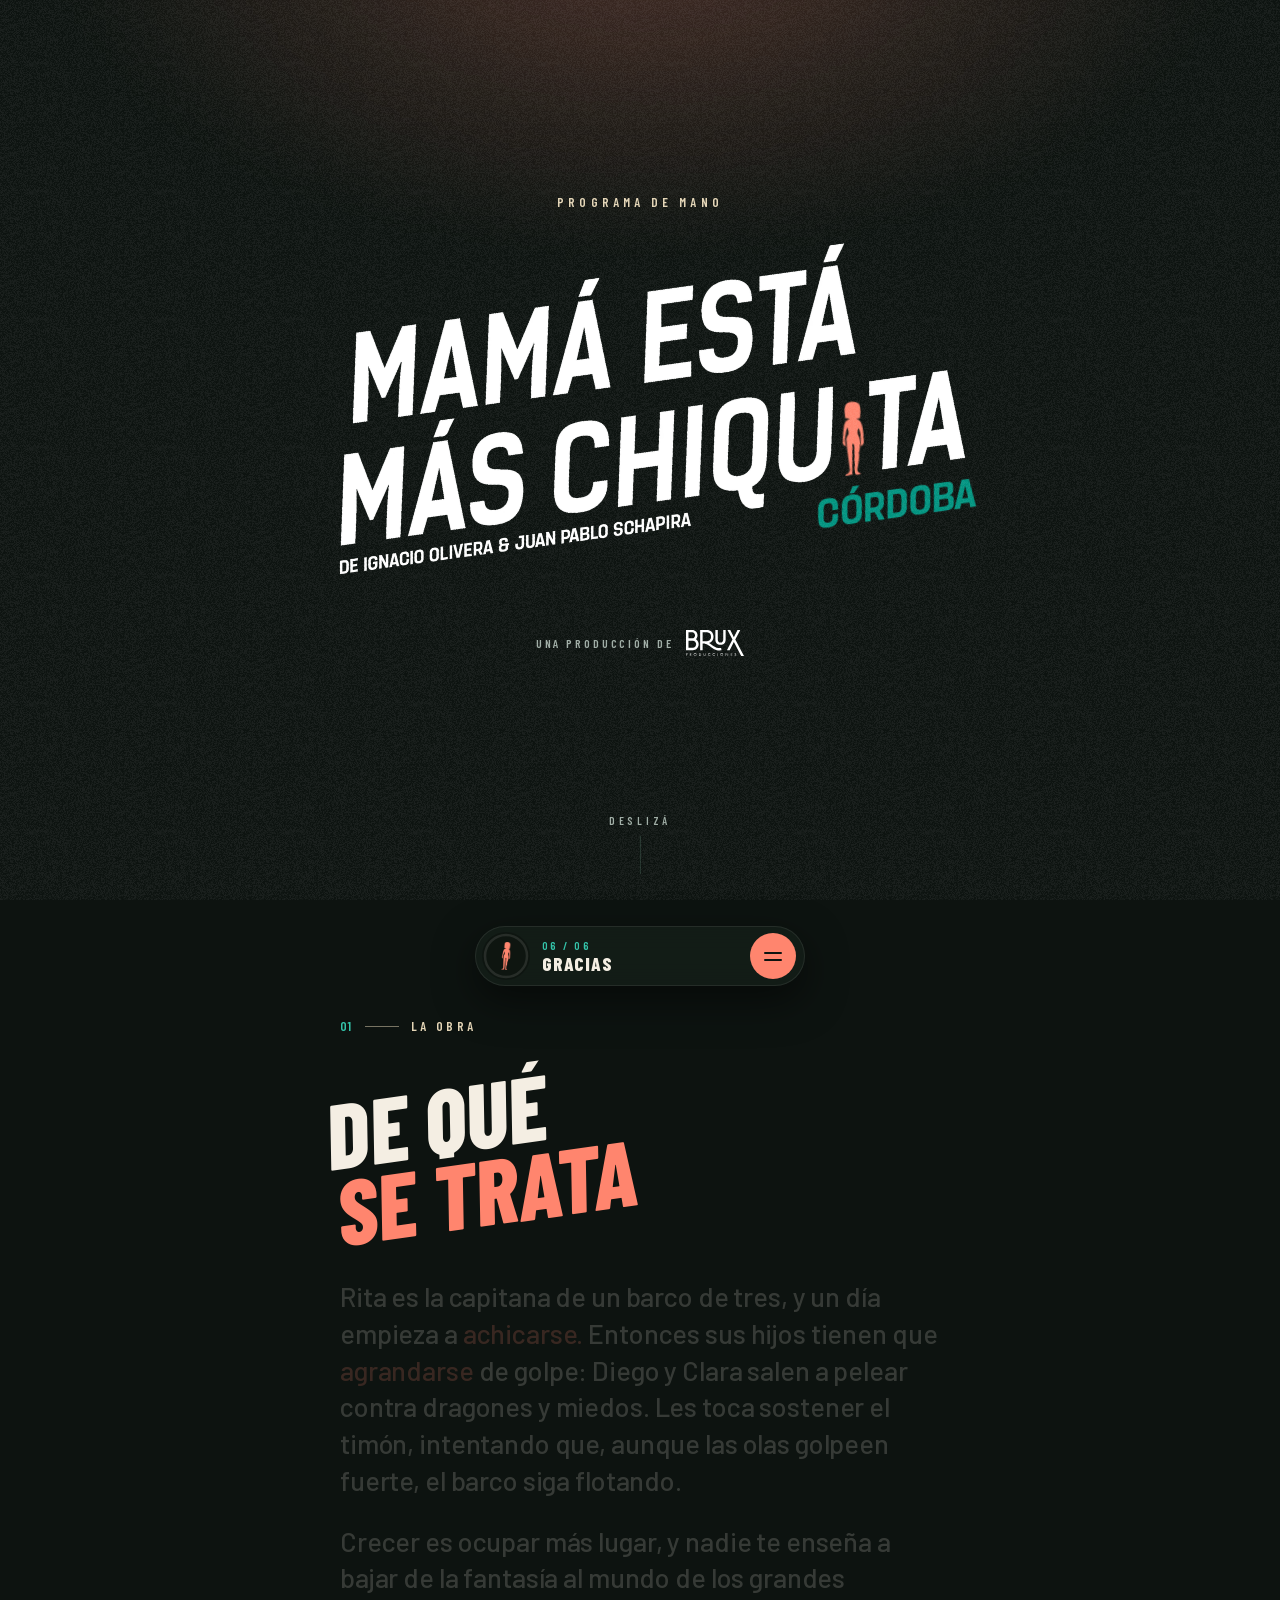
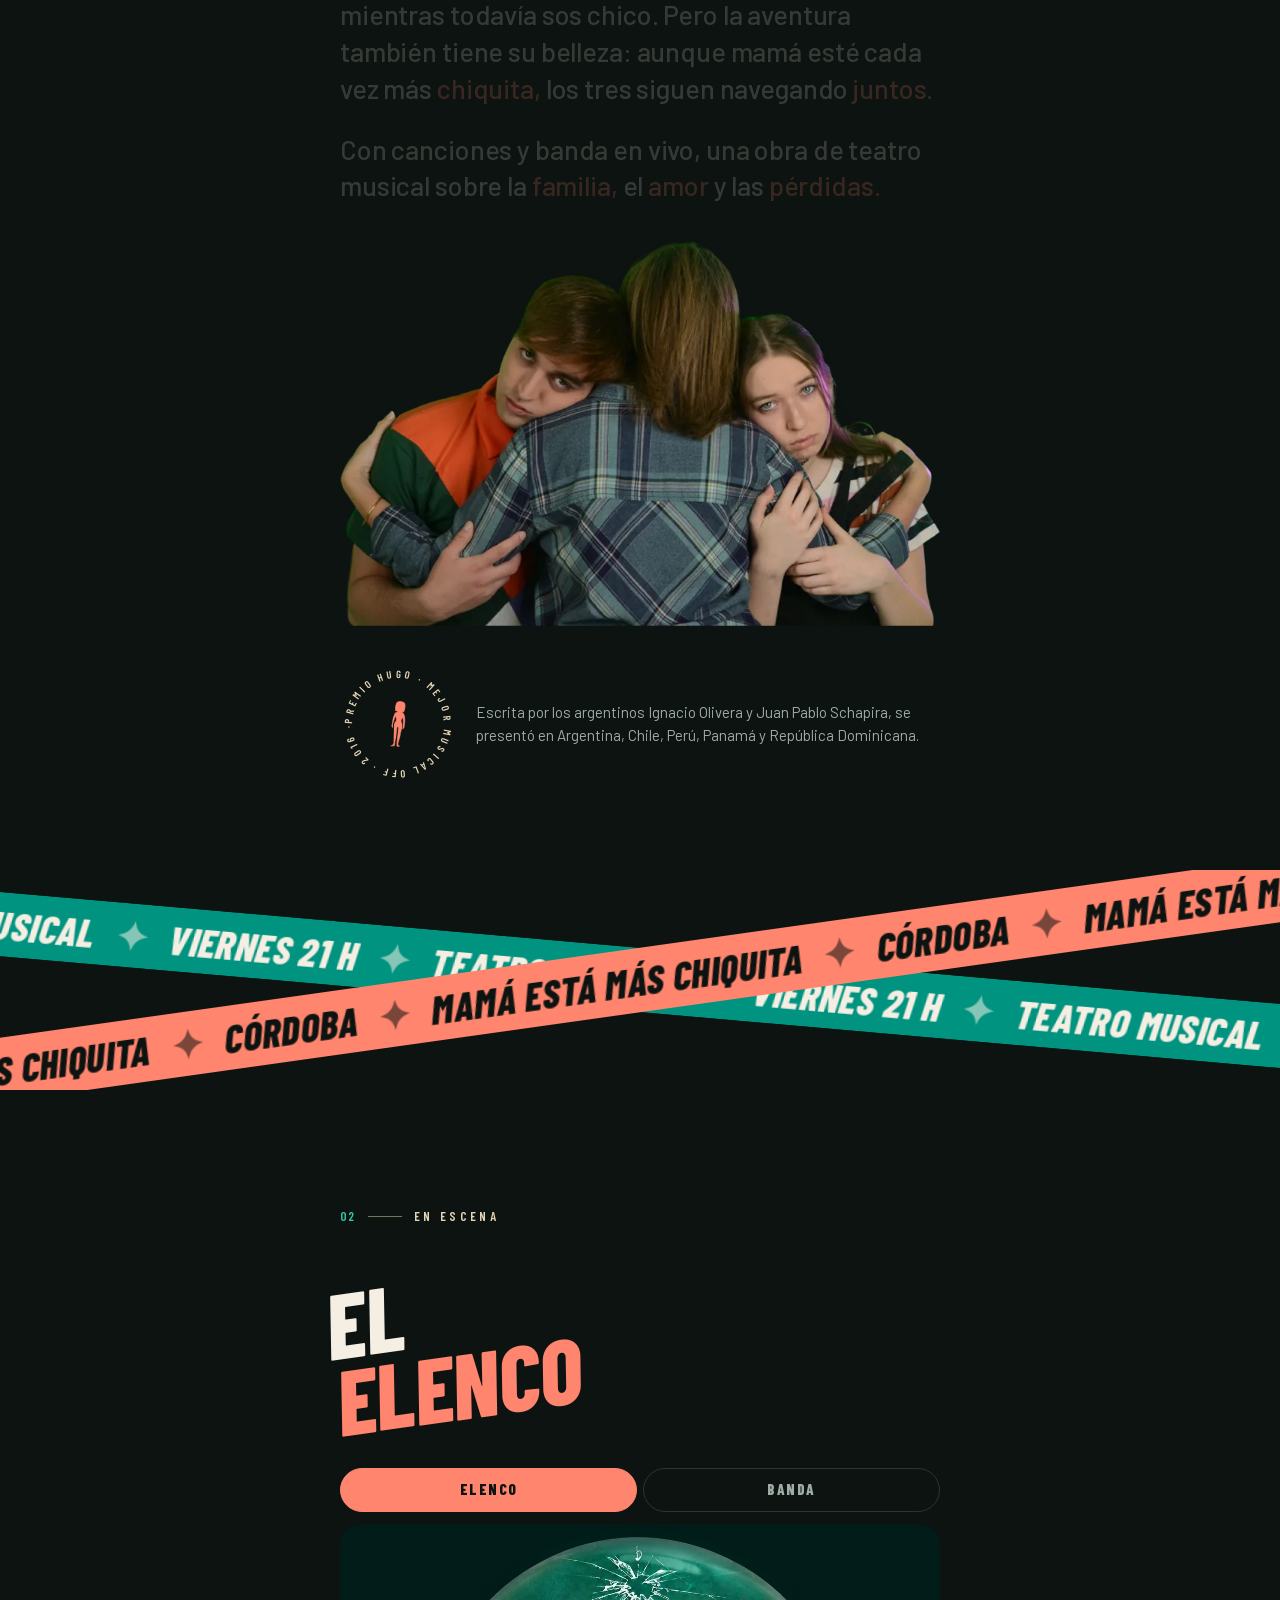
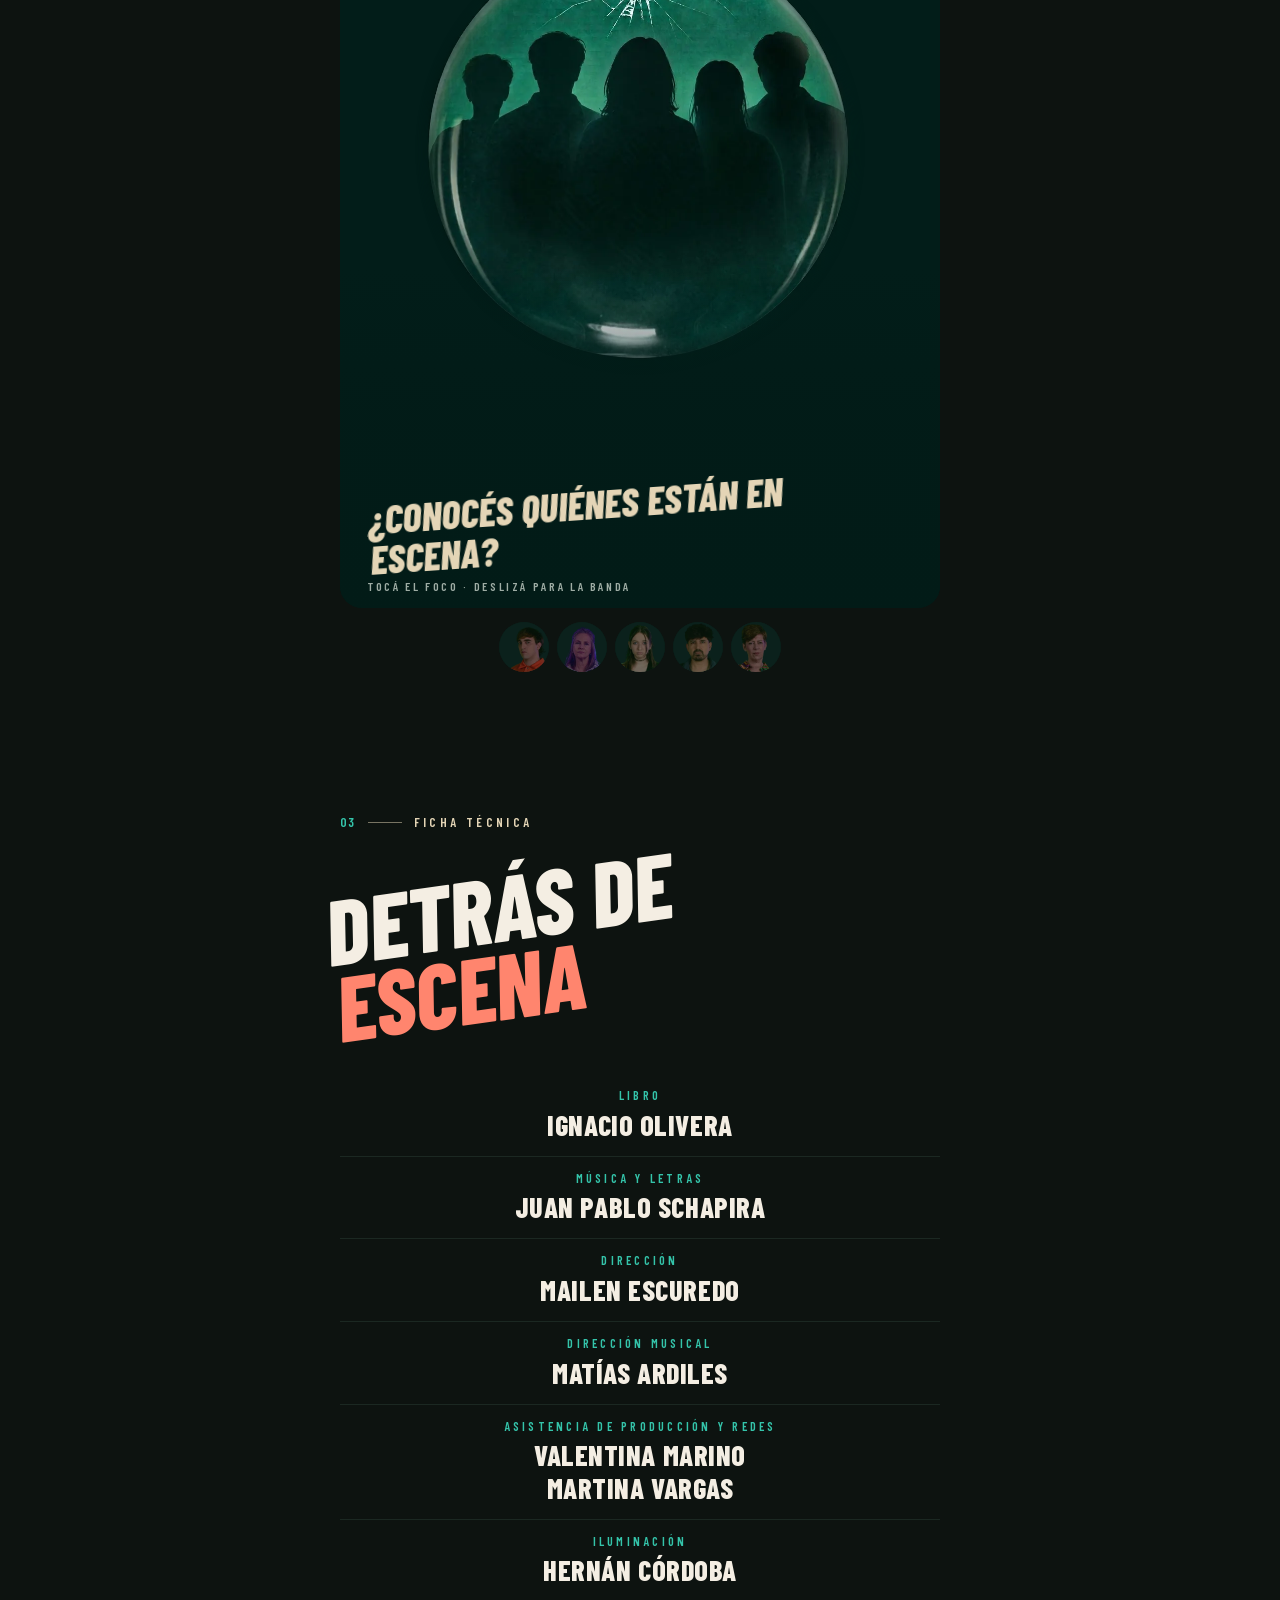
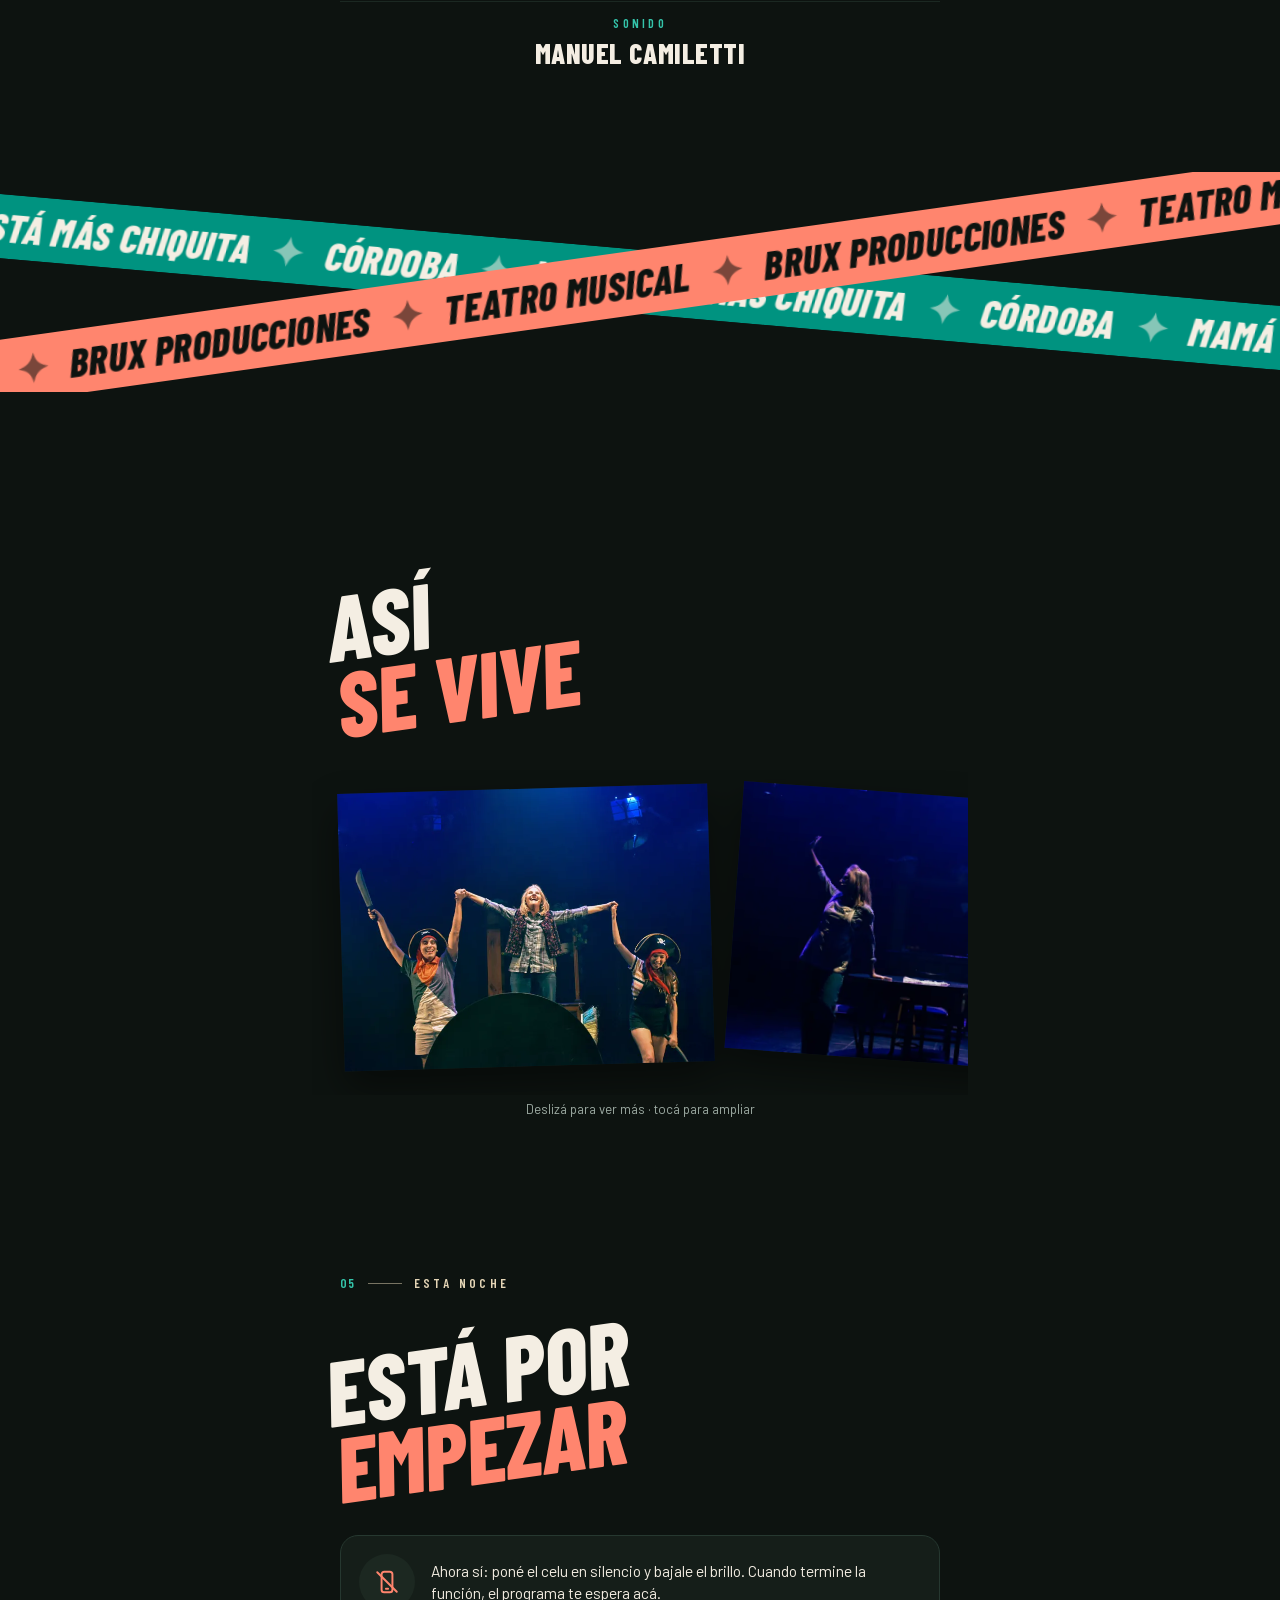
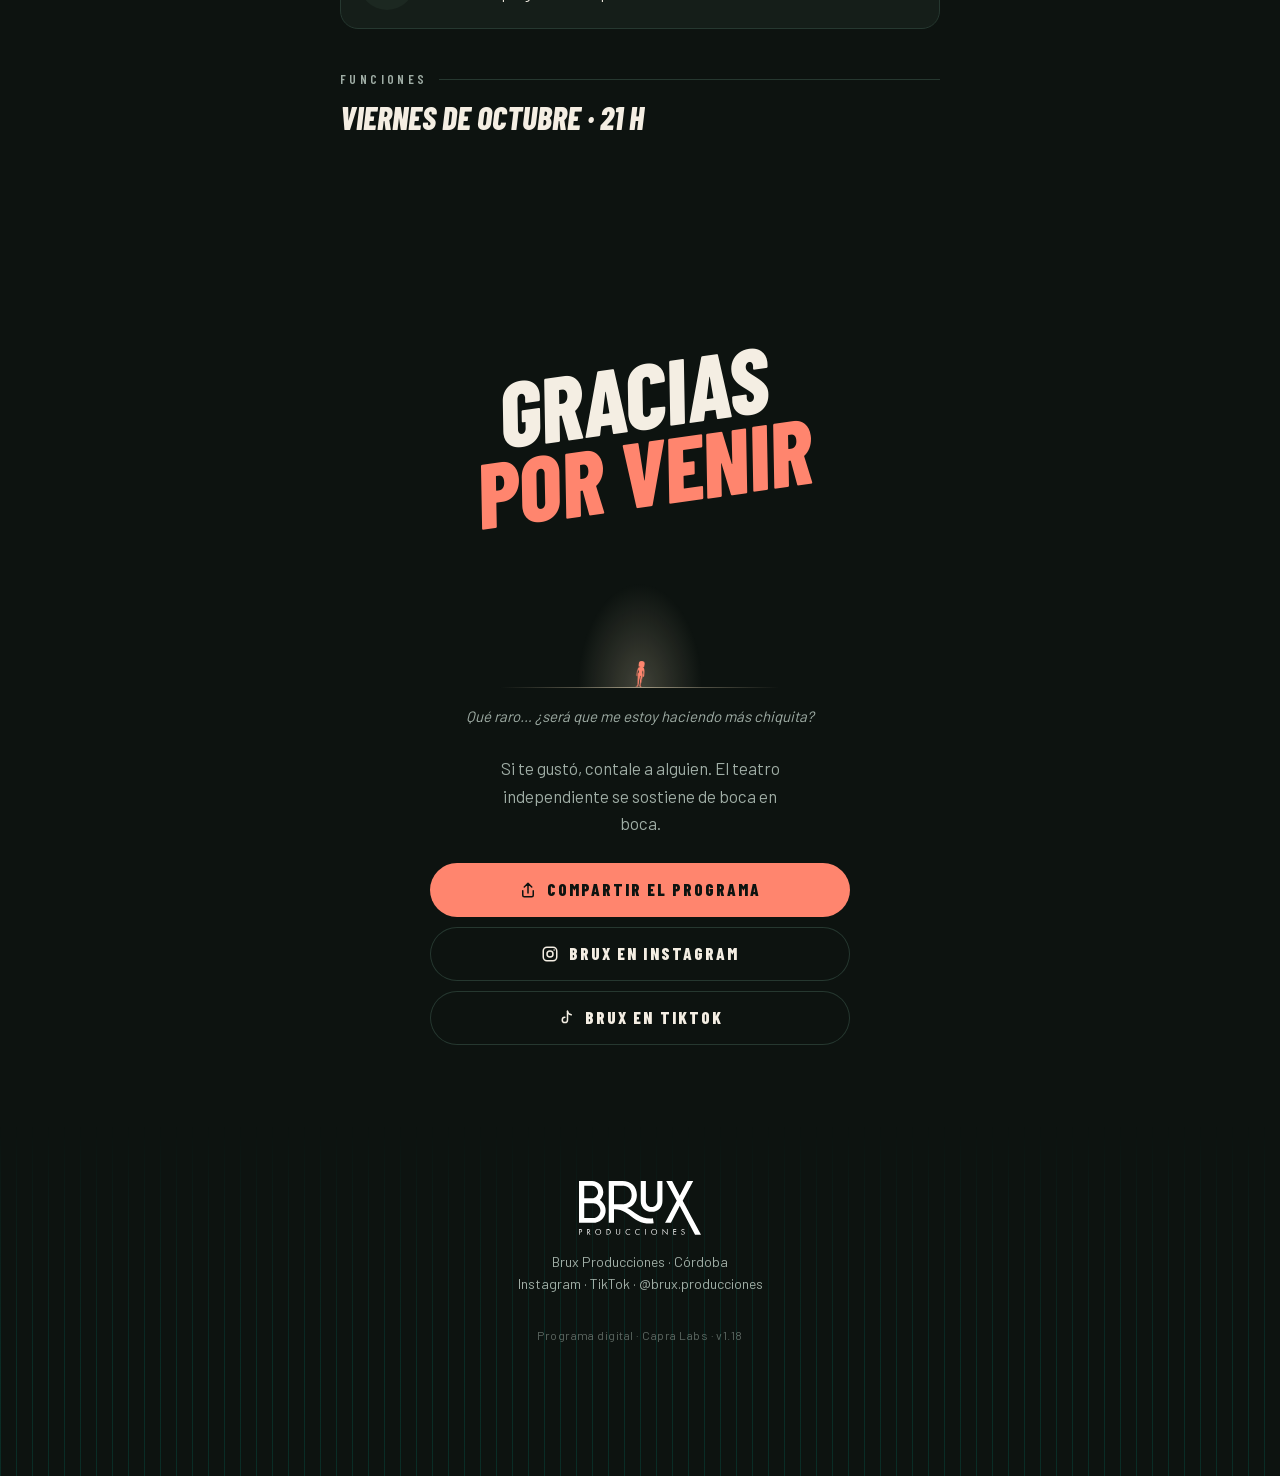
<file: index.html>
<!doctype html>
<html lang="es">
<head>
<meta charset="utf-8">
<meta name="viewport" content="width=device-width, initial-scale=1, viewport-fit=cover">
<title>Mamá está más chiquita · Programa</title>
<meta name="description" content="Programa digital de Mamá está más chiquita, la obra de teatro musical en Córdoba. Elenco, sinopsis, equipo y fotos.">
<meta name="theme-color" content="#0d1310">
<meta name="color-scheme" content="dark">
<meta name="format-detection" content="telephone=no">
<meta property="og:type" content="website">
<meta property="og:title" content="Mamá está más chiquita · Programa">
<meta property="og:description" content="Elenco, sinopsis, equipo y fotos de la obra de teatro musical en Córdoba.">
<meta property="og:url" content="https://memc.capralabsdata.com/">
<meta property="og:image" content="https://memc.capralabsdata.com/img/og.jpg">
<meta property="og:image:width" content="1200">
<meta property="og:image:height" content="630">
<meta name="twitter:card" content="summary_large_image">
<link rel="icon" type="image/png" href="img/favicon.png">
<link rel="apple-touch-icon" href="img/favicon.png">
<link rel="preload" href="fuentes/barlowcondensed-800i-latin.woff2" as="font" type="font/woff2" crossorigin>
<link rel="preload" href="fuentes/barlow-400-latin.woff2" as="font" type="font/woff2" crossorigin>
<link rel="stylesheet" href="fuentes/fuentes.css?v=1.18">
<link rel="stylesheet" href="estilos.css?v=1.18">
<script>document.documentElement.classList.add("js");</script>
</head>
<body>

<div class="grano" aria-hidden="true"></div>
<div class="foco-escena" aria-hidden="true"><i class="luz on" data-tono="teal"></i><i class="luz" data-tono="coral"></i><i class="luz" data-tono="oro"></i><i class="luz" data-tono="verde"></i></div>

<div class="portada-pista" id="inicio">
  <header class="portada" id="portada">
    <p class="etiqueta"><span>Programa</span><span>de mano</span></p>
    <div class="titulo-obra" id="tituloObra" role="img" aria-label="Mamá está más chiquita. Córdoba. De Ignacio Olivera y Juan Pablo Schapira.">
      <noscript><img src="img/memc-blanco.png" alt=""></noscript>
    </div>
    <div class="produce">
      <span>Una producción de</span>
      <img src="img/brux-blanco.svg" alt="Brux Producciones" width="96" height="43">
    </div>
    <a class="deslizar" href="#programa" aria-label="Ver el programa">
      <span>Deslizá</span>
      <i></i>
    </a>
  </header>
</div>

<main id="programa"></main>

<footer class="pie" id="pie"></footer>

<!-- Barra flotante: la nena se achica a medida que bajás -->
<div class="dock" id="dock">
  <button class="dock-boton" id="abrirMenu" type="button" aria-expanded="false" aria-controls="menu" aria-label="Abrir el índice">
    <span class="anillo" aria-hidden="true">
      <svg viewBox="0 0 48 48"><circle class="pista" cx="24" cy="24" r="21"/><circle class="avance" id="avance" cx="24" cy="24" r="21"/></svg>
      <img src="img/figura.webp" alt="" id="mini">
    </span>
    <span class="dock-texto" aria-hidden="true">
      <span class="dock-num" id="dockNum">01</span>
      <span class="dock-nombre" id="dockNombre"></span>
    </span>
    <span class="hamburguesa" aria-hidden="true"><i></i><i></i></span>
  </button>
</div>

<nav class="menu" id="menu" aria-label="Índice del programa" inert>
  <div class="menu-interior">
    <p class="menu-kicker">Índice</p>
    <ol class="menu-lista" id="menuLista"></ol>
    <div class="menu-pie" id="menuPie"></div>
  </div>
</nav>

<dialog class="visor" id="visor" aria-label="Fotos">
  <div class="visor-pista" id="visorPista"></div>
  <div class="visor-barra">
    <span id="visorCuenta"></span>
    <button type="button" id="visorCerrar" aria-label="Cerrar">
      <svg width="20" height="20" viewBox="0 0 24 24" fill="none" stroke="currentColor" stroke-width="2" stroke-linecap="round"><path d="M6 6l12 12M18 6L6 18"/></svg>
    </button>
  </div>
</dialog>

<script src="contenido.js?v=1.18"></script>
<script src="programa.js?v=1.18"></script>
</body>
</html>
</file>
<file: fuentes/fuentes.css>
@font-face{font-family:'Barlow';font-style:normal;font-weight:400;font-display:swap;src:url(barlow-400-latin-ext.woff2) format('woff2');unicode-range:U+0100-02BA, U+02BD-02C5, U+02C7-02CC, U+02CE-02D7, U+02DD-02FF, U+0304, U+0308, U+0329, U+1D00-1DBF, U+1E00-1E9F, U+1EF2-1EFF, U+2020, U+20A0-20AB, U+20AD-20C4, U+2113, U+2C60-2C7F, U+A720-A7FF}
@font-face{font-family:'Barlow';font-style:normal;font-weight:400;font-display:swap;src:url(barlow-400-latin.woff2) format('woff2');unicode-range:U+0000-00FF, U+0131, U+0152-0153, U+02BB-02BC, U+02C6, U+02DA, U+02DC, U+0304, U+0308, U+0329, U+2000-206F, U+20AC, U+2122, U+2191, U+2193, U+2212, U+2215, U+FEFF, U+FFFD}
@font-face{font-family:'Barlow';font-style:normal;font-weight:500;font-display:swap;src:url(barlow-500-latin-ext.woff2) format('woff2');unicode-range:U+0100-02BA, U+02BD-02C5, U+02C7-02CC, U+02CE-02D7, U+02DD-02FF, U+0304, U+0308, U+0329, U+1D00-1DBF, U+1E00-1E9F, U+1EF2-1EFF, U+2020, U+20A0-20AB, U+20AD-20C4, U+2113, U+2C60-2C7F, U+A720-A7FF}
@font-face{font-family:'Barlow';font-style:normal;font-weight:500;font-display:swap;src:url(barlow-500-latin.woff2) format('woff2');unicode-range:U+0000-00FF, U+0131, U+0152-0153, U+02BB-02BC, U+02C6, U+02DA, U+02DC, U+0304, U+0308, U+0329, U+2000-206F, U+20AC, U+2122, U+2191, U+2193, U+2212, U+2215, U+FEFF, U+FFFD}
@font-face{font-family:'Barlow';font-style:normal;font-weight:600;font-display:swap;src:url(barlow-600-latin-ext.woff2) format('woff2');unicode-range:U+0100-02BA, U+02BD-02C5, U+02C7-02CC, U+02CE-02D7, U+02DD-02FF, U+0304, U+0308, U+0329, U+1D00-1DBF, U+1E00-1E9F, U+1EF2-1EFF, U+2020, U+20A0-20AB, U+20AD-20C4, U+2113, U+2C60-2C7F, U+A720-A7FF}
@font-face{font-family:'Barlow';font-style:normal;font-weight:600;font-display:swap;src:url(barlow-600-latin.woff2) format('woff2');unicode-range:U+0000-00FF, U+0131, U+0152-0153, U+02BB-02BC, U+02C6, U+02DA, U+02DC, U+0304, U+0308, U+0329, U+2000-206F, U+20AC, U+2122, U+2191, U+2193, U+2212, U+2215, U+FEFF, U+FFFD}
@font-face{font-family:'Barlow Condensed';font-style:italic;font-weight:700;font-display:swap;src:url(barlowcondensed-700i-latin-ext.woff2) format('woff2');unicode-range:U+0100-02BA, U+02BD-02C5, U+02C7-02CC, U+02CE-02D7, U+02DD-02FF, U+0304, U+0308, U+0329, U+1D00-1DBF, U+1E00-1E9F, U+1EF2-1EFF, U+2020, U+20A0-20AB, U+20AD-20C4, U+2113, U+2C60-2C7F, U+A720-A7FF}
@font-face{font-family:'Barlow Condensed';font-style:italic;font-weight:700;font-display:swap;src:url(barlowcondensed-700i-latin.woff2) format('woff2');unicode-range:U+0000-00FF, U+0131, U+0152-0153, U+02BB-02BC, U+02C6, U+02DA, U+02DC, U+0304, U+0308, U+0329, U+2000-206F, U+20AC, U+2122, U+2191, U+2193, U+2212, U+2215, U+FEFF, U+FFFD}
@font-face{font-family:'Barlow Condensed';font-style:italic;font-weight:800;font-display:swap;src:url(barlowcondensed-800i-latin-ext.woff2) format('woff2');unicode-range:U+0100-02BA, U+02BD-02C5, U+02C7-02CC, U+02CE-02D7, U+02DD-02FF, U+0304, U+0308, U+0329, U+1D00-1DBF, U+1E00-1E9F, U+1EF2-1EFF, U+2020, U+20A0-20AB, U+20AD-20C4, U+2113, U+2C60-2C7F, U+A720-A7FF}
@font-face{font-family:'Barlow Condensed';font-style:italic;font-weight:800;font-display:swap;src:url(barlowcondensed-800i-latin.woff2) format('woff2');unicode-range:U+0000-00FF, U+0131, U+0152-0153, U+02BB-02BC, U+02C6, U+02DA, U+02DC, U+0304, U+0308, U+0329, U+2000-206F, U+20AC, U+2122, U+2191, U+2193, U+2212, U+2215, U+FEFF, U+FFFD}
@font-face{font-family:'Barlow Condensed';font-style:normal;font-weight:600;font-display:swap;src:url(barlowcondensed-600-latin-ext.woff2) format('woff2');unicode-range:U+0100-02BA, U+02BD-02C5, U+02C7-02CC, U+02CE-02D7, U+02DD-02FF, U+0304, U+0308, U+0329, U+1D00-1DBF, U+1E00-1E9F, U+1EF2-1EFF, U+2020, U+20A0-20AB, U+20AD-20C4, U+2113, U+2C60-2C7F, U+A720-A7FF}
@font-face{font-family:'Barlow Condensed';font-style:normal;font-weight:600;font-display:swap;src:url(barlowcondensed-600-latin.woff2) format('woff2');unicode-range:U+0000-00FF, U+0131, U+0152-0153, U+02BB-02BC, U+02C6, U+02DA, U+02DC, U+0304, U+0308, U+0329, U+2000-206F, U+20AC, U+2122, U+2191, U+2193, U+2212, U+2215, U+FEFF, U+FFFD}
@font-face{font-family:'Barlow Condensed';font-style:normal;font-weight:800;font-display:swap;src:url(barlowcondensed-800-latin-ext.woff2) format('woff2');unicode-range:U+0100-02BA, U+02BD-02C5, U+02C7-02CC, U+02CE-02D7, U+02DD-02FF, U+0304, U+0308, U+0329, U+1D00-1DBF, U+1E00-1E9F, U+1EF2-1EFF, U+2020, U+20A0-20AB, U+20AD-20C4, U+2113, U+2C60-2C7F, U+A720-A7FF}
@font-face{font-family:'Barlow Condensed';font-style:normal;font-weight:800;font-display:swap;src:url(barlowcondensed-800-latin.woff2) format('woff2');unicode-range:U+0000-00FF, U+0131, U+0152-0153, U+02BB-02BC, U+02C6, U+02DA, U+02DC, U+0304, U+0308, U+0329, U+2000-206F, U+20AC, U+2122, U+2191, U+2193, U+2212, U+2215, U+FEFF, U+FFFD}
</file>
<file: estilos.css>
/* Mamá está más chiquita · programa digital
   Reglas para iPhone (ver docs/IPHONE.md): nada de filter ni backdrop-filter en lo que se mueve, la luz de escena
   cambia de color por opacidad (no se repinta), "Reducir movimiento" apaga desplazamientos pero deja los fundidos. */

:root {
  --fondo: #0d1310;
  --superficie: #151e19;
  --superficie-2: #1c2821;
  --linea: #263830;
  --texto: #f4eee3;
  --tenue: #9fada5;
  --coral: #ff856e;
  --teal: #009380;
  --teal-claro: #34c4aa;
  --arena: #e4d5b6;
  --oro: #c89d4c;
  --pendiente: #e9c46a;
  --gutter: clamp(18px, 5.5vw, 28px);
  --ancho: 600px;
  --curva: cubic-bezier(.16, 1, .3, 1);
  --rebote: cubic-bezier(.34, 1.56, .64, 1);
  --display: "Barlow Condensed", "Arial Narrow", sans-serif;
  --cuerpo: "Barlow", system-ui, -apple-system, "Segoe UI", sans-serif;
}

* { box-sizing: border-box; }
html {
  background: var(--fondo);
  -webkit-text-size-adjust: 100%;
  text-size-adjust: 100%;
  scroll-behavior: smooth;
}
body {
  margin: 0;
  color: var(--texto);
  font: 400 17px/1.6 var(--cuerpo);
  -webkit-font-smoothing: antialiased;
  -webkit-tap-highlight-color: transparent;
  overflow-x: hidden;
  overflow-x: clip;
}
img { max-width: 100%; height: auto; display: block; -webkit-user-drag: none; }
a { color: inherit; }
button { font: inherit; color: inherit; }
::selection { background: var(--coral); color: var(--fondo); }
:focus-visible { outline: 2px solid var(--coral); outline-offset: 3px; border-radius: 6px; }
html.menu-abierto { overflow: hidden; }

/* Imágenes decorativas: sin lupa ni menú al dejar el dedo apoyado (iOS) */
.portada, .anillo, .sello, .escenario, .sin-foto, .cintas {
  -webkit-touch-callout: none; -webkit-user-select: none; user-select: none;
}
.titulo-obra, .anillo img, .sello img, .escenario img, .sin-foto img { pointer-events: none; }

/* ---------- Atmósfera ---------- */
.grano {
  position: fixed; inset: 0; z-index: 60; pointer-events: none; opacity: .06;
  background: url("img/grano.png") 0 0 / 128px 128px repeat;
}
.foco-escena { position: fixed; inset: 0; z-index: -1; pointer-events: none; }
.luz {
  position: absolute; left: -30vw; right: -30vw; top: -10vh; height: 95vh;
  opacity: 0; transition: opacity 1.6s ease; will-change: opacity;
}
.luz.on { opacity: 1; }
/* el degradé va dibujado en una imagen chica que se estira: copiarla es mucho más barato que calcularlo en cada cuadro */
.luz { background: 0 0 / 100% 100% no-repeat; }
.luz[data-tono="teal"] { background-image: url("img/luz/teal.png"); }
.luz[data-tono="coral"] { background-image: url("img/luz/coral.png"); }
.luz[data-tono="oro"] { background-image: url("img/luz/oro.png"); }
.luz[data-tono="verde"] { background-image: url("img/luz/verde.png"); }
/* al entrar se prenden las luces */
.js .foco-escena { opacity: 0; transition: opacity 2.2s ease .1s; }
.listo .foco-escena { opacity: 1; }

/* ---------- Portada ---------- */
/* la portada corre con el dedo desde el primer momento (sin quedar fija): el efecto es un paralaje */
.portada-pista { position: relative; }
.portada {
  position: relative; height: 100vh; height: 100svh; min-height: 340px;
  display: flex; flex-direction: column; align-items: center; justify-content: center;
  padding: 24px var(--gutter) 72px; overflow: hidden;
  --tw: min(92vw, 640px, 92vh);
  --tw: min(92vw, 640px, 92svh);
}
.etiqueta {
  margin: 0; display: flex; gap: .5em;
  font: 600 13px/1 var(--display); letter-spacing: .32em; text-transform: uppercase; color: var(--arena);
  opacity: calc(1 - var(--p, 0) * 2.5);
}
.titulo-obra {
  position: relative; width: var(--tw); aspect-ratio: 1969 / 861;
  margin: calc(var(--tw) * .1) 0 calc(var(--tw) * .12);
  rotate: -8deg; scale: calc(1 - var(--p, 0) * .14);
  translate: 0 calc(var(--p, 0) * 42vh);
}
.titulo-obra noscript img { width: 100%; rotate: 8deg; }
.pieza {
  position: absolute;
  left: calc(var(--l) * 1%); top: calc(var(--t) * 1%);
  width: calc(var(--w) * 1%); height: calc(var(--h) * 1%);
  translate: calc(var(--p, 0) * var(--dx, 0) * 1%) calc(var(--p, 0) * var(--dy, 0) * 1%);
  opacity: calc(1 - var(--p, 0) * .62);
}
.moviendo .pieza { will-change: translate, opacity; }
.pieza img { width: 100%; height: 100%; }
.pieza.palabra { overflow: hidden; }
.pieza.figura {
  translate: none; opacity: 1; overflow: visible;
  scale: calc(1 - var(--p, 0) * .55); transform-origin: 50% 100%;
}
.pieza.figura .f { display: block; height: 100%; transform-origin: 50% 100%; }
.chispa {
  position: absolute; left: 50%; top: 18%; width: 7px; height: 7px; margin: -3.5px; border-radius: 50%;
  background: var(--coral); opacity: 0;
}
.produce {
  display: flex; align-items: center; gap: 12px;
  font: 600 12px/1 var(--display); letter-spacing: .24em; text-transform: uppercase; color: var(--tenue);
  opacity: calc(1 - var(--p, 0) * 2.5);
}
.produce img { height: 26px; width: auto; }
.deslizar {
  position: absolute; left: 50%; bottom: calc(18px + env(safe-area-inset-bottom)); translate: -50% 0;
  display: flex; flex-direction: column; align-items: center; gap: 10px; padding: 8px 16px;
  text-decoration: none; color: var(--tenue);
  font: 600 11px/1 var(--display); letter-spacing: .34em; text-transform: uppercase;
  opacity: calc(1 - var(--p, 0) * 4);
}
.deslizar i { position: relative; width: 1px; height: 38px; background: var(--linea); overflow: hidden; }
.deslizar i::after {
  content: ""; position: absolute; left: 0; top: 0; width: 1px; height: 40%; background: var(--coral);
  transform: translateY(-100%); animation: gota 1.8s var(--curva) infinite;
}
@keyframes gota { to { transform: translateY(250%); } }

/* Entrada: cada pieza aparece a su tiempo */
.js .etiqueta span { display: inline-block; opacity: 0; letter-spacing: .7em; transition: opacity 1s ease .2s, letter-spacing 1.6s var(--curva) .2s; }
.js .etiqueta span + span { transition-delay: .32s; }
.js .pieza.palabra img { transform: translateY(108%); transition: transform 1.1s var(--curva) var(--d); }
.js .pieza.figura img { transform: translateY(-150%) scale(1.9); opacity: 0; transition: transform 1s var(--rebote) var(--d), opacity .3s ease var(--d); }
.js .pieza.cordoba img { transform: scale(1.8) rotate(-10deg); opacity: 0; transition: transform .7s var(--rebote) var(--d), opacity .25s ease var(--d); }
.js .pieza.autores img { clip-path: inset(0 100% 0 0); transition: clip-path 1.1s var(--curva) var(--d); }
.js .produce, .js .deslizar { visibility: hidden; }
.listo .etiqueta span { opacity: 1; letter-spacing: .32em; }
.listo .pieza img { transform: none !important; opacity: 1 !important; clip-path: inset(0 0 0 0) !important; }
.listo .pieza.figura .f { animation: achicarse 1.1s var(--curva) 2.6s both; }
.listo .chispa { animation: chispa .9s var(--curva) 2.65s both; }
.listo .chispa:nth-child(2) { --cx: -26px; --cy: -18px; }
.listo .chispa:nth-child(3) { --cx: 24px; --cy: -26px; width: 5px; height: 5px; }
.listo .chispa:nth-child(4) { --cx: 30px; --cy: 6px; width: 4px; height: 4px; background: var(--arena); }
.listo .produce { visibility: visible; animation: aparecer .9s var(--curva) 1.6s both; }
.listo .deslizar { visibility: visible; animation: aparecer .9s var(--curva) 2.1s both; }
@keyframes aparecer { from { opacity: 0; transform: translateY(14px); } }
@keyframes achicarse {
  0% { transform: scale(1); }
  35% { transform: scale(.8, .84); }
  60% { transform: scale(.92); }
  100% { transform: scale(.88); }
}
@keyframes chispa {
  0% { opacity: 0; transform: translate(0, 0) scale(.4); }
  25% { opacity: 1; }
  100% { opacity: 0; transform: translate(var(--cx, -20px), var(--cy, -24px)) scale(1); }
}

/* ---------- Estructura de secciones ---------- */
main { position: relative; }
.seccion { position: relative; max-width: calc(var(--ancho) + var(--gutter) * 2); margin: 0 auto; padding: 88px var(--gutter) 24px; }
.kicker {
  display: flex; align-items: center; gap: 12px; margin: 0 0 18px;
  font: 600 13px/1 var(--display); letter-spacing: .26em; text-transform: uppercase; color: var(--arena);
}
.kicker .num { color: var(--teal-claro); letter-spacing: .1em; }
.kicker .raya { width: 34px; height: 1px; background: currentColor; opacity: .5; transform-origin: left; }

.titulo {
  margin: 0 0 34px; padding-top: .42em;
  font: italic 800 clamp(50px, 16.4vw, 92px)/.84 var(--display); text-transform: uppercase; letter-spacing: -.005em;
  rotate: -8deg; transform-origin: left bottom;
}
.titulo .l { display: block; overflow: hidden; padding: .06em .14em .02em .02em; margin-bottom: -.08em; }
.titulo .l > span { display: inline-block; transform-origin: left bottom; }
.titulo .acento { color: var(--coral); }
.centrado .titulo { text-align: center; transform-origin: center; }

p { margin: 0 0 1em; }
.tenue { color: var(--tenue); }
.pendiente { color: var(--pendiente); font-style: italic; font-weight: 400; }
.nota-pendiente {
  display: inline-flex; align-items: center; gap: 8px; margin: 0 0 22px; padding: 6px 12px;
  font-size: 13px; color: var(--pendiente); border: 1px dashed #8a7434; border-radius: 999px;
}

/* ---------- Aparecer al bajar ---------- */
.js [data-reveal] { transition: opacity .9s var(--curva) var(--d, 0ms), transform 1s var(--curva) var(--d, 0ms); }
.js [data-reveal="sube"] { opacity: 0; transform: translateY(26px); }
.js [data-reveal="sube"].visto { opacity: 1; transform: none; }
.js [data-reveal="lineas"] .l > span { transform: translateY(115%) rotate(4deg); transition: transform 1.1s var(--curva) calc(var(--d, 0ms) + var(--i, 0) * 120ms); }
.js [data-reveal="lineas"].visto .l > span { transform: none; }
.js .kicker[data-reveal] .raya { transform: scaleX(0); transition: transform 1.1s var(--curva) calc(var(--d, 0ms) + .25s); }
.js .kicker[data-reveal].visto .raya { transform: scaleX(1); }
.js [data-reveal="sello"] { opacity: 0; transform: scale(.55) rotate(-40deg); transition: opacity .6s ease var(--d, 0ms), transform 1.1s var(--rebote) var(--d, 0ms); }
.js [data-reveal="sello"].visto { opacity: 1; transform: none; }

/* ---------- 01 · Esta noche ---------- */
.silencio {
  display: grid; grid-template-columns: 56px 1fr; gap: 16px; align-items: center;
  padding: 18px; border-radius: 18px; background: var(--superficie); border: 1px solid var(--linea);
  font-size: 15.5px; line-height: 1.45;
}
.silencio p { margin: 0; }
.cel { width: 56px; height: 56px; display: grid; place-items: center; border-radius: 50%; background: var(--superficie-2); color: var(--coral); }
.cel svg { overflow: visible; }
.cel .onda { transition: opacity .5s ease 1s, transform .6s var(--curva) 1s; transform-origin: 12px 12px; }
.cel .tachado { stroke-dasharray: 30; stroke-dashoffset: 30; transition: stroke-dashoffset .6s var(--curva) 1.3s; }
.js .silencio.visto .onda { opacity: 0; transform: scale(.6); }
.js .silencio.visto .tachado { stroke-dashoffset: 0; }
html:not(.js) .cel .tachado { stroke-dashoffset: 0; }

.subtitulo {
  margin: 44px 0 14px; display: flex; align-items: center; gap: 12px;
  font: 600 13px/1 var(--display); letter-spacing: .26em; text-transform: uppercase; color: var(--tenue);
}
.subtitulo::after { content: ""; flex: 1; height: 1px; background: var(--linea); }
.funciones { display: grid; gap: 10px; }
.funcion {
  display: grid; grid-template-columns: 64px 1fr; gap: 2px 16px; align-items: center;
  padding: 14px 16px 14px 10px; border-radius: 16px; background: var(--superficie); border: 1px solid var(--linea);
}
.funcion .dia { grid-row: span 2; text-align: center; }
.funcion .dia b { display: block; font: italic 800 40px/.9 var(--display); }
.funcion .dia span { font: 600 12px/1 var(--display); letter-spacing: .18em; text-transform: uppercase; color: var(--tenue); }
.funcion .cuando { font: 700 20px/1.1 var(--display); text-transform: uppercase; letter-spacing: .02em; }
.funcion .donde { font-size: 14.5px; color: var(--tenue); line-height: 1.35; }
.funcion .donde a { color: var(--teal-claro); }
.funcion.hoy { border-color: var(--coral); background: linear-gradient(120deg, rgba(255, 133, 110, .16), var(--superficie) 65%); }
.funcion.hoy .dia b { color: var(--coral); }
.funcion.pasada { opacity: .4; }
.chip-hoy {
  display: inline-flex; align-items: center; gap: 6px; margin-left: 10px; padding: 4px 9px 4px 8px; border-radius: 999px; vertical-align: 3px;
  background: var(--coral); color: var(--fondo); font: 700 11px/1 var(--display); letter-spacing: .16em;
}
.chip-hoy::before { content: ""; width: 6px; height: 6px; border-radius: 50%; background: currentColor; animation: latido 1.4s ease-in-out infinite; }
@keyframes latido { 50% { opacity: .25; } }
.fechas-texto { font: italic 800 clamp(23px, 7.6vw, 32px)/1.1 var(--display); text-transform: uppercase; }

.botones { display: grid; gap: 10px; margin-top: 26px; }
.boton {
  display: flex; align-items: center; justify-content: center; gap: 10px; min-height: 54px; padding: 0 24px;
  border-radius: 999px; border: 0; cursor: pointer; text-decoration: none;
  font: 700 17px/1 var(--display); letter-spacing: .12em; text-transform: uppercase;
  background: var(--coral); color: var(--fondo);
  transition: transform .25s var(--curva), background-color .2s ease;
  touch-action: manipulation;
}
.boton:active { transform: scale(.96); }
.boton.secundario { background: transparent; color: var(--texto); box-shadow: inset 0 0 0 1px var(--linea); }
.boton.secundario:active { background: rgba(255, 255, 255, .05); }
.boton svg { flex: none; }

/* ---------- Cintas ---------- */
.cintas { position: relative; height: clamp(150px, 42vw, 220px); margin: 64px 0 0; overflow: hidden; pointer-events: none; }
.cinta {
  position: absolute; left: -15%; width: 130%; top: 50%; padding: 12px 0; white-space: nowrap;
  font: italic 800 clamp(26px, 8vw, 40px)/1 var(--display); text-transform: uppercase; letter-spacing: .01em;
}
.cinta .rodillo { display: inline-flex; will-change: transform; }
.cinta .rodillo span { padding-right: .5em; }
.cinta .rodillo b { color: inherit; opacity: .55; padding-right: .5em; font-style: normal; }
.cinta.a { background: var(--coral); color: var(--fondo); transform: translateY(-50%) rotate(-8deg); z-index: 2; box-shadow: 0 10px 30px rgba(0, 0, 0, .35); }
.cinta.b { background: var(--teal); color: var(--texto); transform: translateY(-50%) rotate(5deg); }
.js .cintas .cinta { clip-path: inset(0 100% 0 0); transition: clip-path 1.2s var(--curva); }
.js .cintas .cinta.b { transition-delay: .15s; }
.js .cintas.visto .cinta { clip-path: inset(0 0 0 0); }

/* ---------- 02 · La obra ---------- */
.lectura p { font: 500 clamp(21px, 5.9vw, 27px)/1.36 var(--cuerpo); letter-spacing: -.005em; margin-bottom: .9em; }
.js .lectura .w { opacity: .18; transition: opacity .45s ease; }
.js .lectura .w.on { opacity: 1; }
.lectura .w.clave { color: var(--coral); }
/* foto grande de la obra: se abre como un telón desde el centro */
/* la foto va entera (sin agrandar ni paralaje): es un recorte de cuerpo entero y no se le pueden cortar las cabezas */
.foto-obra { position: relative; margin: 34px calc(var(--gutter) * -1) 6px; aspect-ratio: 1600 / 1034; overflow: hidden; }
.foto-obra img { position: absolute; left: 0; top: 0; width: 100%; height: 100%; object-fit: contain; }
/* el recorte va en la imagen y no en el marco: Chrome no "ve" entrar en pantalla un elemento recortado entero */
.js .foto-obra img { clip-path: inset(0 50% 0 50%); scale: 1.15; transition: clip-path 1.4s var(--curva), scale 1.8s var(--curva); }
.js .foto-obra.visto img { clip-path: inset(0 0 0 0); scale: 1; }
.premio { display: grid; grid-template-columns: auto 1fr; gap: 20px; align-items: center; margin-top: 40px; }
.sello { position: relative; width: 116px; height: 116px; }
.sello svg { width: 100%; height: 100%; animation: girar 22s linear infinite; }
.sello text { font: 600 10.5px var(--display); letter-spacing: .14em; text-transform: uppercase; fill: var(--arena); }
.sello img { position: absolute; left: 50%; top: 50%; height: 46px; width: auto; translate: -50% -50%; }
@keyframes girar { to { transform: rotate(360deg); } }
.premio p { margin: 0; font-size: 15px; color: var(--tenue); line-height: 1.5; }
.duracion { margin-top: 18px; font-size: 15px; color: var(--tenue); }

/* ---------- Elenco y banda: el foco ----------
   Todo pasa en una pantalla, sin bajar: el foco de vidrio con las siluetas y, a cada toque, una persona que sale de su
   silueta, grande, sobre el color del foco, con su nombre gigante detrás (lleno atrás, contorno adelante). Los
   retratos (img/elenco/, img/banda/) traen el halo de luz de contra. Solo se animan transform y opacity. */
.e-seg { display: flex; gap: 6px; margin-bottom: 12px; }
.e-seg button {
  flex: 1; min-height: 44px; padding: 0 10px; border-radius: 999px; border: 1px solid var(--linea); background: transparent; cursor: pointer;
  font: 700 15px/1 var(--display); letter-spacing: .1em; text-transform: uppercase; color: var(--tenue); touch-action: manipulation;
  transition: background-color .25s ease, color .25s ease, border-color .25s ease;
}
.e-seg button[aria-pressed="true"] { background: var(--coral); border-color: var(--coral); color: var(--fondo); }
/* el fondo es el del foco: verde agua oscuro */
.e-cuadro {
  --foco-borde: #021d19; --foco-medio: #0b2e26; --foco-brillo: #1a6a58;
  position: relative; margin: 0 calc(var(--gutter) * -1); height: min(76vh, 700px); height: min(76svh, 700px); overflow: hidden;
  background: var(--foco-borde); isolation: isolate; container-type: size; cursor: pointer;
  touch-action: pan-y; -webkit-user-select: none; user-select: none; -webkit-touch-callout: none;
}
@media (min-width: 560px) { .e-cuadro { margin: 0; border-radius: 22px; } }
/* al pasar de elenco a banda (o al revés) el cuadro entra desde el costado */
.e-cuadro.entra-der { animation: e-desliza .55s var(--curva) both; --dx: 18%; }
.e-cuadro.entra-izq { animation: e-desliza .55s var(--curva) both; --dx: -18%; }
@keyframes e-desliza { from { opacity: 0; transform: translateX(var(--dx)); } }
/* adentro del foco: más claro arriba, donde pega la luz */
.e-fondo {
  position: absolute; inset: 0; opacity: 0; transition: opacity .8s ease;
  background: radial-gradient(75% 55% at 50% 30%, var(--foco-brillo), var(--foco-medio) 55%, var(--foco-borde));
}
.solo .e-fondo { opacity: 1; }
/* el nombre gigante: atrás lleno y adelante solo el contorno, así se lee aunque la persona lo tape */
.e-palabra {
  position: absolute; left: -4%; right: -4%; top: 4%; z-index: 1; margin: 0; text-align: center; white-space: nowrap; pointer-events: none;
  font: italic 800 27vw/.82 var(--display); font-size: min(27cqw, 30cqh); text-transform: uppercase; letter-spacing: -.01em; color: #0d3a30;
  opacity: 0; transform: scale(1.14); transition: opacity .45s ease, transform .9s var(--curva);
}
.e-palabra.on { opacity: 1; transform: none; transition: opacity .6s ease .15s, transform 1s var(--curva) .1s; }
.e-palabra:not(.on) { visibility: hidden; transition: opacity .45s ease, transform .9s var(--curva), visibility 0s linear .9s; }
.e-borde { z-index: 4; color: transparent; -webkit-text-stroke: 1.5px rgba(160, 245, 220, .45); }
/* la persona: parada abajo y al centro; entra desde su silueta en el foco (el transform lo calcula programa.js) */
.e-figura {
  position: absolute; left: 50%; bottom: 0; z-index: 2; height: 86%; translate: -50% 0; transform-origin: 50% 10%; opacity: 0; pointer-events: none;
  transition: transform .6s cubic-bezier(.5, 0, .75, 0), opacity .35s ease;
}
.e-figura img { height: 100%; width: auto; max-width: none; }
.e-figura.on { opacity: 1; transition: transform 1.05s var(--curva), opacity .5s ease .12s; }
.e-figura:not(.on) { visibility: hidden; transition: transform .6s cubic-bezier(.5, 0, .75, 0), opacity .35s ease, visibility 0s linear .6s; }
/* el foco: tal cual la imagen; al entrar a una persona se agranda hacia su silueta y se desvanece */
.e-foco {
  position: absolute; left: 50%; top: 0; z-index: 4; width: min(100%, 72vh); aspect-ratio: 1; padding: 0; border: 0; background: none; cursor: pointer;
  translate: -50% 0; opacity: 0; transform: scale(2.6); visibility: hidden; touch-action: pan-y;
  transition: opacity .55s ease, transform 1s cubic-bezier(.55, 0, .7, .3), visibility 0s linear 1s;
}
@supports (width: 1cqh) { .e-foco { width: min(100cqw, 66cqh); } }
.e-foco img { width: 100%; height: 100%; }
.en-foco .e-foco { opacity: 1; transform: none; visibility: visible; transition: opacity .8s ease .1s, transform 1.1s var(--curva); }
.e-velo { position: absolute; left: 0; right: 0; bottom: 0; height: 50%; z-index: 5; pointer-events: none; background: linear-gradient(rgba(2, 27, 23, 0), rgba(2, 27, 23, .82) 48%, rgba(2, 27, 23, .97)); }
.e-texto { position: absolute; left: var(--gutter); right: var(--gutter); bottom: 16px; z-index: 6; cursor: auto; }
.e-papel { margin: 0 0 8px; font: 700 14px/1 var(--display); letter-spacing: .2em; text-transform: uppercase; color: var(--arena); }
.e-pill {
  display: inline-block; margin: 0; padding: 9px 16px 7px; border-radius: 999px; background: var(--tono, var(--coral)); color: #14211b;
  font: 800 clamp(21px, 6.4vw, 28px)/1 var(--display); text-transform: uppercase; letter-spacing: .02em;
}
.e-bio { margin: 10px 0 0; color: #dfe6e1; font-size: 15px; line-height: 1.5; display: -webkit-box; -webkit-line-clamp: 2; -webkit-box-orient: vertical; overflow: hidden; }
.e-texto.abierto .e-bio { display: block; -webkit-line-clamp: unset; max-height: 38vh; max-height: 38svh; overflow-y: auto; overscroll-behavior: contain; }
.e-leer { margin-top: 2px; min-height: 44px; padding: 12px 0 4px; border: 0; background: none; cursor: pointer; color: var(--teal-claro); font: 600 13px/1 var(--display); letter-spacing: .16em; text-transform: uppercase; }
.e-pregunta { margin: 0; font: italic 800 clamp(28px, 8.4vw, 40px)/1 var(--display); text-transform: uppercase; color: var(--arena); rotate: -4deg; }
.e-pista { margin: 20px 0 0; font: 600 12px/1 var(--display); letter-spacing: .22em; text-transform: uppercase; color: var(--tenue); }
.e-texto.entra > * { animation: e-entra .6s var(--curva) both; }
.e-texto.entra > :nth-child(2) { animation-delay: .07s; }
.e-texto.entra > :nth-child(3) { animation-delay: .14s; }
.e-texto.entra > :nth-child(4) { animation-delay: .2s; }
@keyframes e-entra { from { opacity: 0; transform: translateY(14px); } }
.e-texto.sale { opacity: 0; transition: opacity .2s ease; }
.e-caras { display: flex; justify-content: center; gap: 8px; margin-top: 14px; }
.e-cara {
  position: relative; width: 50px; height: 50px; padding: 0; border: 0; border-radius: 50%; cursor: pointer; background: #0b2e26;
  touch-action: manipulation; transition: transform .35s var(--curva);
}
.e-cara img { width: 100%; height: 100%; border-radius: 50%; object-fit: cover; }
.e-cara::after { content: ""; position: absolute; inset: 0; border-radius: 50%; background: var(--fondo); opacity: .45; transition: opacity .3s ease; }
.e-cara.activa { transform: translateY(-4px); }
.e-cara.activa::after { opacity: 0; }
.e-cara .aro { position: absolute; inset: -4px; z-index: 1; width: calc(100% + 8px); height: calc(100% + 8px); rotate: -90deg; pointer-events: none; }
.e-cara .aro circle { fill: none; stroke: #7ef0cf; stroke-width: 2.4; stroke-dasharray: 100; stroke-dashoffset: 100; stroke-linecap: round; transition: stroke-dashoffset .6s var(--curva); }
.e-cara.activa .aro circle { stroke-dashoffset: 0; }

/* ---------- Canciones ---------- */
.canciones { list-style: none; margin: 0; padding: 0; counter-reset: c; }
.canciones li {
  counter-increment: c; display: grid; grid-template-columns: 40px 1fr; align-items: baseline;
  padding: 14px 0; border-bottom: 1px solid var(--linea);
}
.canciones li::before { content: counter(c, decimal-leading-zero); font: italic 800 20px/1 var(--display); color: var(--teal-claro); }
.canciones .tit { font: 700 21px/1.15 var(--display); text-transform: uppercase; letter-spacing: .02em; }
.canciones .quien { display: block; font-size: 14px; color: var(--tenue); margin-top: 2px; }

/* ---------- Equipo ---------- */
.creditos { list-style: none; margin: 0; padding: 0; text-align: center; }
.creditos li { padding: 15px 0; }
.creditos li + li { border-top: 1px solid rgba(38, 56, 48, .6); }
.creditos .rol { display: block; margin-bottom: 7px; font: 600 12.5px/1 var(--display); letter-spacing: .26em; text-transform: uppercase; color: var(--teal-claro); }
.creditos .nombres { display: block; font: 700 clamp(22px, 6.4vw, 28px)/1.15 var(--display); text-transform: uppercase; letter-spacing: .02em; }
.creditos .nombres .pendiente { font: italic 400 17px/1.3 var(--cuerpo); text-transform: none; letter-spacing: 0; }
.js .creditos li[data-reveal] { transform: translateY(18px) scale(.97); }
.js .creditos li[data-reveal].visto { transform: none; }

/* ---------- Palabras ---------- */
.palabras { position: relative; margin: 0; padding: 26px 0 0 4px; font-size: 18.5px; line-height: 1.6; }
.palabras::before { content: "“"; position: absolute; left: -6px; top: -42px; font: italic 800 120px/1 var(--display); color: var(--coral); opacity: .9; }
.palabras footer { margin-top: 18px; font: 700 16px/1.2 var(--display); letter-spacing: .14em; text-transform: uppercase; color: var(--coral); }

/* ---------- Fotos ---------- */
.galeria {
  display: flex; gap: 14px; overflow-x: auto; scroll-snap-type: x mandatory; overscroll-behavior-x: contain;
  -webkit-overflow-scrolling: touch;
  margin: 0 calc(var(--gutter) * -1); padding: 18px var(--gutter) 28px; scrollbar-width: none;
}
.galeria::-webkit-scrollbar { display: none; }
.galeria button {
  flex: 0 0 80%; scroll-snap-align: center; padding: 0; border: 0; background: var(--superficie); cursor: zoom-in;
  rotate: var(--r, 0deg); scale: var(--s, 1); transition: rotate .25s ease-out, scale .25s ease-out, translate 1s var(--curva), opacity .7s ease;
  box-shadow: 0 18px 40px rgba(0, 0, 0, .45); outline-offset: 4px; touch-action: manipulation;
}
.galeria.una button { flex-basis: 100%; rotate: -2deg; }
.galeria button.vertical { flex-basis: 58%; }
.galeria button.vertical img { aspect-ratio: 3 / 4; }
.galeria img { width: 100%; aspect-ratio: 4 / 3; object-fit: cover; }
.js .galeria[data-reveal] { transform: none; opacity: 1; }
.js .galeria button { translate: 70px 0; opacity: 0; }
.js .galeria.visto button { translate: 0 0; opacity: 1; }
.js .galeria.visto button:nth-child(2) { transition-delay: 0s, 0s, .08s, .08s; }
.js .galeria.visto button:nth-child(3) { transition-delay: 0s, 0s, .16s, .16s; }
.galeria-pista { margin-top: 4px; font-size: 13px; color: var(--tenue); text-align: center; }

.visor { width: 100vw; height: 100vh; height: 100dvh; max-width: none; max-height: none; margin: 0; padding: 0; border: 0; background: #050806; color: var(--texto); overscroll-behavior: contain; }
.visor::backdrop { background: #050806; }
.visor[open] { animation: aparecer-visor .35s ease; }
.visor[open] .visor-pista { animation: acercar .5s var(--curva); }
@keyframes aparecer-visor { from { opacity: 0; } }
@keyframes acercar { from { transform: scale(.92); } }
.visor-pista { display: flex; height: 100%; overflow-x: auto; scroll-snap-type: x mandatory; scrollbar-width: none; overscroll-behavior: contain; }
.visor-pista::-webkit-scrollbar { display: none; }
.visor-pista figure { flex: 0 0 100%; margin: 0; display: grid; place-items: center; scroll-snap-align: center; padding: calc(64px + env(safe-area-inset-top)) 0 calc(24px + env(safe-area-inset-bottom)); }
.visor-pista img { max-width: 100%; max-height: 100%; object-fit: contain; }
.visor-barra {
  position: fixed; top: 0; left: 0; right: 0; display: flex; justify-content: space-between; align-items: center;
  padding: calc(10px + env(safe-area-inset-top)) 12px 10px 20px;
  font: 600 14px/1 var(--display); letter-spacing: .2em; color: var(--tenue);
}
.visor-barra button { width: 46px; height: 46px; display: grid; place-items: center; border-radius: 50%; border: 0; background: rgba(255, 255, 255, .1); cursor: pointer; }

/* ---------- Cierre ---------- */
.cierre { text-align: center; padding-top: 110px; }
.cierre .titulo { display: inline-block; text-align: center; transform-origin: center; }
.escenario { position: relative; height: 150px; margin: 0 auto 18px; width: min(280px, 80%); }
.escenario::before {
  content: ""; position: absolute; left: 50%; bottom: 0; width: 180px; height: 150px; translate: -50% 0;
  background: radial-gradient(50% 100% at 50% 100%, rgba(255, 238, 200, .22), rgba(255, 238, 200, 0) 70%);
  clip-path: polygon(42% 0, 58% 0, 100% 100%, 0 100%);
}
.escenario::after { content: ""; position: absolute; left: 0; right: 0; bottom: 0; height: 1px; background: linear-gradient(90deg, transparent, var(--arena), transparent); opacity: .6; }
.escenario img { position: absolute; left: 50%; bottom: 1px; height: 26px; width: auto; translate: -50% 0; transform-origin: 50% 100%; }
.js .escenario::before { opacity: 0; }
.js .escenario.visto::before { animation: encender 1.6s linear .2s both; }
.js .escenario img { transform: scale(3.4); transition: transform 2.4s var(--curva) .3s; }
.js .escenario.visto img { transform: scale(1); }
@keyframes encender { 0% { opacity: 0; } 8% { opacity: .9; } 14% { opacity: .15; } 22% { opacity: .8; } 28% { opacity: .4; } 40%, 100% { opacity: 1; } }
.leyenda { font: italic 400 15px/1.4 var(--cuerpo); color: var(--tenue); margin-bottom: 28px; }
.cierre .texto { max-width: 34ch; margin: 0 auto; color: var(--tenue); }
.cierre .botones { max-width: 420px; margin-left: auto; margin-right: auto; }

/* ---------- Pie ---------- */
.pie {
  position: relative; margin-top: 56px; padding: 56px var(--gutter) calc(130px + env(safe-area-inset-bottom));
  text-align: center; color: var(--tenue); font-size: 14px; overflow: hidden;
}
.pie::before {
  content: ""; position: absolute; inset: 0; z-index: -1;
  background: repeating-linear-gradient(90deg, rgba(0, 147, 128, .2) 0 1px, transparent 1px 16px);
  -webkit-mask-image: linear-gradient(to bottom, transparent, #000 70%);
  mask-image: linear-gradient(to bottom, transparent, #000 70%);
}
.pie .brux { height: 54px; width: auto; margin: 0 auto 16px; }
.pie a { text-decoration: none; }
.pie .credito { display: inline-block; margin-top: 30px; font-size: 12px; opacity: .55; letter-spacing: .04em; }

/* ---------- Barra de abajo ---------- */
.dock {
  position: fixed; z-index: 50; left: 50%; bottom: calc(14px + env(safe-area-inset-bottom));
  translate: -50% calc(100% + 40px); transition: translate .8s var(--rebote);
}
.dock.visible { translate: -50% 0; }
.en-escena .dock.visible { translate: -50% calc(100% + 40px); }
.dock-boton {
  display: flex; align-items: center; gap: 12px; height: 60px; padding: 6px 8px 6px 6px;
  width: min(330px, calc(100vw - 28px));
  border-radius: 999px; border: 1px solid rgba(255, 255, 255, .08); cursor: pointer; text-align: left;
  background: rgba(21, 30, 25, .96);
  box-shadow: 0 14px 40px rgba(0, 0, 0, .5);
  transition: transform .25s var(--curva); touch-action: manipulation;
}
.dock-boton:active { transform: scale(.97); }
/* el vidrio esmerilado solo fuera del iPhone: en Safari de iOS se repinta en cada cuadro del scroll */
@supports ((backdrop-filter: blur(1px)) or (-webkit-backdrop-filter: blur(1px))) and (not (-webkit-touch-callout: none)) {
  .dock-boton { background: rgba(21, 30, 25, .84); -webkit-backdrop-filter: blur(16px) saturate(1.4); backdrop-filter: blur(16px) saturate(1.4); }
}
.anillo { position: relative; flex: none; width: 48px; height: 48px; border-radius: 50%; background: rgba(0, 0, 0, .25); }
.anillo svg { position: absolute; inset: 0; rotate: -90deg; }
.anillo circle { fill: none; stroke-width: 2.5; }
.anillo .pista { stroke: rgba(255, 255, 255, .1); }
.anillo .avance { stroke: var(--coral); stroke-linecap: round; stroke-dasharray: 131.95; stroke-dashoffset: 131.95; }
.anillo img { position: absolute; left: 50%; bottom: 10px; height: 28px; width: auto; translate: -50% 0; transform-origin: 50% 100%; scale: var(--s, 1); }
.dock-texto { flex: 1; min-width: 0; display: flex; flex-direction: column; gap: 3px; overflow: hidden; }
.dock-num { font: 600 11px/1 var(--display); letter-spacing: .22em; color: var(--teal-claro); }
.dock-nombre { font: 700 19px/1 var(--display); text-transform: uppercase; letter-spacing: .04em; white-space: nowrap; overflow: hidden; text-overflow: ellipsis; }
.dock-nombre.cambia { animation: cambiar .5s var(--curva); }
@keyframes cambiar { from { opacity: 0; transform: translateY(70%); } }
.hamburguesa { flex: none; position: relative; width: 46px; height: 46px; border-radius: 50%; background: var(--coral); }
.hamburguesa i { position: absolute; left: 14px; right: 14px; height: 2px; border-radius: 2px; background: var(--fondo); transition: transform .45s var(--curva), top .45s var(--curva); }
.hamburguesa i:first-child { top: 19px; }
.hamburguesa i:last-child { top: 26px; }
.menu-abierto .hamburguesa i:first-child { top: 22px; transform: rotate(45deg); }
.menu-abierto .hamburguesa i:last-child { top: 22px; transform: rotate(-45deg); }

/* ---------- Índice ---------- */
.menu {
  position: fixed; inset: 0; z-index: 45; background: #0a0f0c; overflow-y: auto; overscroll-behavior: contain;
  -webkit-clip-path: circle(0px at var(--cx, 85%) var(--cy, 95%));
  clip-path: circle(0px at var(--cx, 85%) var(--cy, 95%));
  transition: clip-path .75s cubic-bezier(.7, 0, .2, 1), -webkit-clip-path .75s cubic-bezier(.7, 0, .2, 1);
  visibility: hidden;
}
.menu.abierto { -webkit-clip-path: circle(150vmax at var(--cx, 85%) var(--cy, 95%)); clip-path: circle(150vmax at var(--cx, 85%) var(--cy, 95%)); visibility: visible; }
.menu:not(.abierto) { transition: clip-path .6s cubic-bezier(.7, 0, .2, 1), -webkit-clip-path .6s cubic-bezier(.7, 0, .2, 1), visibility 0s linear .6s; }
.menu-interior {
  min-height: 100%; display: flex; flex-direction: column; justify-content: center;
  max-width: calc(var(--ancho) + var(--gutter) * 2); margin: 0 auto;
  padding: calc(40px + env(safe-area-inset-top)) var(--gutter) calc(110px + env(safe-area-inset-bottom));
}
.menu-kicker { font: 600 13px/1 var(--display); letter-spacing: .3em; text-transform: uppercase; color: var(--tenue); margin: 0 0 18px; }
.menu-lista { list-style: none; margin: 0; padding: 0; }
.menu-lista a {
  display: flex; align-items: baseline; gap: 14px; padding: 5px 0; text-decoration: none;
  transform: translateY(40px); opacity: 0; transition: transform .7s var(--curva), opacity .4s ease;
}
.menu.abierto .menu-lista a { transform: none; opacity: 1; transition-delay: calc(.25s + var(--i) * 60ms); }
.menu-lista .num { font: 600 13px/1 var(--display); letter-spacing: .14em; color: var(--teal-claro); min-width: 22px; }
.menu-lista .nom { font: italic 800 clamp(44px, 14vw, 72px)/.96 var(--display); text-transform: uppercase; }
.menu-lista a.actual .nom { color: var(--coral); }
.menu-lista a:active .nom { color: var(--arena); }
.menu-pie { display: flex; flex-wrap: wrap; gap: 10px; margin-top: 34px; opacity: 0; transition: opacity .4s ease; }
.menu.abierto .menu-pie { opacity: 1; transition-delay: .6s; }
.menu-pie .boton { min-height: 46px; font-size: 15px; padding: 0 18px; }

/* ---------- Pantallas ---------- */
@media (max-width: 340px) {
  body { font-size: 16px; }
  .premio { grid-template-columns: 1fr; justify-items: start; }
  .dock-boton { gap: 8px; }
}
@media (orientation: landscape) and (max-height: 500px) {
  .portada { padding-bottom: 54px; --tw: min(70vw, 600px, 118vh); --tw: min(70vw, 600px, 118svh); }
  .titulo-obra { margin: calc(var(--tw) * .07) 0 calc(var(--tw) * .08); }
  .deslizar { display: none; }
  .seccion { padding-top: 64px; }
  /* apaisado: la persona a la izquierda, el texto a la derecha */
  .e-cuadro { height: 78vh; height: 78svh; }
  .solo .e-figura { left: 28%; height: 92%; }
  .e-velo { left: auto; top: 0; width: 58%; height: auto; background: linear-gradient(90deg, rgba(2, 27, 23, 0), rgba(2, 27, 23, .85) 35%, rgba(2, 27, 23, .96)); }
  .e-texto { left: 50%; }
  .e-texto.abierto .e-bio { max-height: 44svh; }
}
@media (min-width: 700px) {
  .seccion { padding-top: 120px; }
  .galeria button { flex-basis: 62%; }
  .galeria button.vertical { flex-basis: 40%; }
  .foto-obra { margin-left: 0; margin-right: 0; }
}

/* ---------- Reducir movimiento ----------
   Muchos iPhone lo tienen activado. Se apagan los desplazamientos, giros y paralajes;
   se mantienen los fundidos, que no marean. */
@media (prefers-reduced-motion: reduce) {
  html { scroll-behavior: auto; }
  .pieza { translate: none; }
  .titulo-obra { scale: none; translate: none; }
  .pieza.figura { scale: none; }
  .js .pieza.palabra img, .js .pieza.figura img, .js .pieza.cordoba img { transform: none; opacity: 0; transition: opacity 1s ease var(--d); }
  .js .pieza.autores img { clip-path: none; opacity: 0; transition: opacity 1s ease var(--d); }
  .listo .pieza.figura .f, .listo .chispa { animation: none; }
  .js .etiqueta span { letter-spacing: .32em; }
  .js [data-reveal="sube"], .js .creditos li[data-reveal] { transform: none; }
  .js [data-reveal="lineas"] .l > span { transform: none; opacity: 0; transition: opacity 1s ease calc(var(--i, 0) * 120ms); }
  .js [data-reveal="lineas"].visto .l > span { opacity: 1; }
  .js [data-reveal="sello"] { transform: none; }
  .js .galeria button { translate: none; }
  .js .foto-obra img { clip-path: none; scale: none; opacity: 0; transition: opacity 1s ease; }
  .js .foto-obra.visto img { opacity: 1; }
  .js .cintas .cinta { clip-path: none; opacity: 0; transition: opacity 1s ease; }
  .js .cintas.visto .cinta { opacity: 1; }
  .js .escenario img { transform: none; transition: none; }
  .js .escenario.visto::before { animation: none; opacity: 1; }
  .sello svg, .deslizar i::after, .chip-hoy::before { animation: none; }
  .dock { transition: opacity .5s ease; translate: -50% 0; opacity: 0; pointer-events: none; }
  .dock.visible { opacity: 1; pointer-events: auto; }
  .en-escena .dock.visible { translate: -50% 0; opacity: 0; pointer-events: none; }
  .menu, .menu.abierto, .menu:not(.abierto) { -webkit-clip-path: none; clip-path: none; transition: opacity .35s ease, visibility 0s linear .35s; opacity: 0; }
  .menu.abierto { opacity: 1; transition: opacity .35s ease; }
  .menu-lista a { transform: none; }
  .visor[open] .visor-pista { animation: none; }
  .dock-nombre.cambia { animation: none; }
  .e-figura, .e-figura.on, .e-figura:not(.on), .e-palabra, .e-palabra.on, .e-foco, .en-foco .e-foco { transition-property: opacity, visibility; }
  .e-cuadro.entra-der, .e-cuadro.entra-izq { animation-name: e-aparece; }
  @keyframes e-aparece { from { opacity: 0; } }
  .e-cara.activa { transform: none; }
}
</file>
